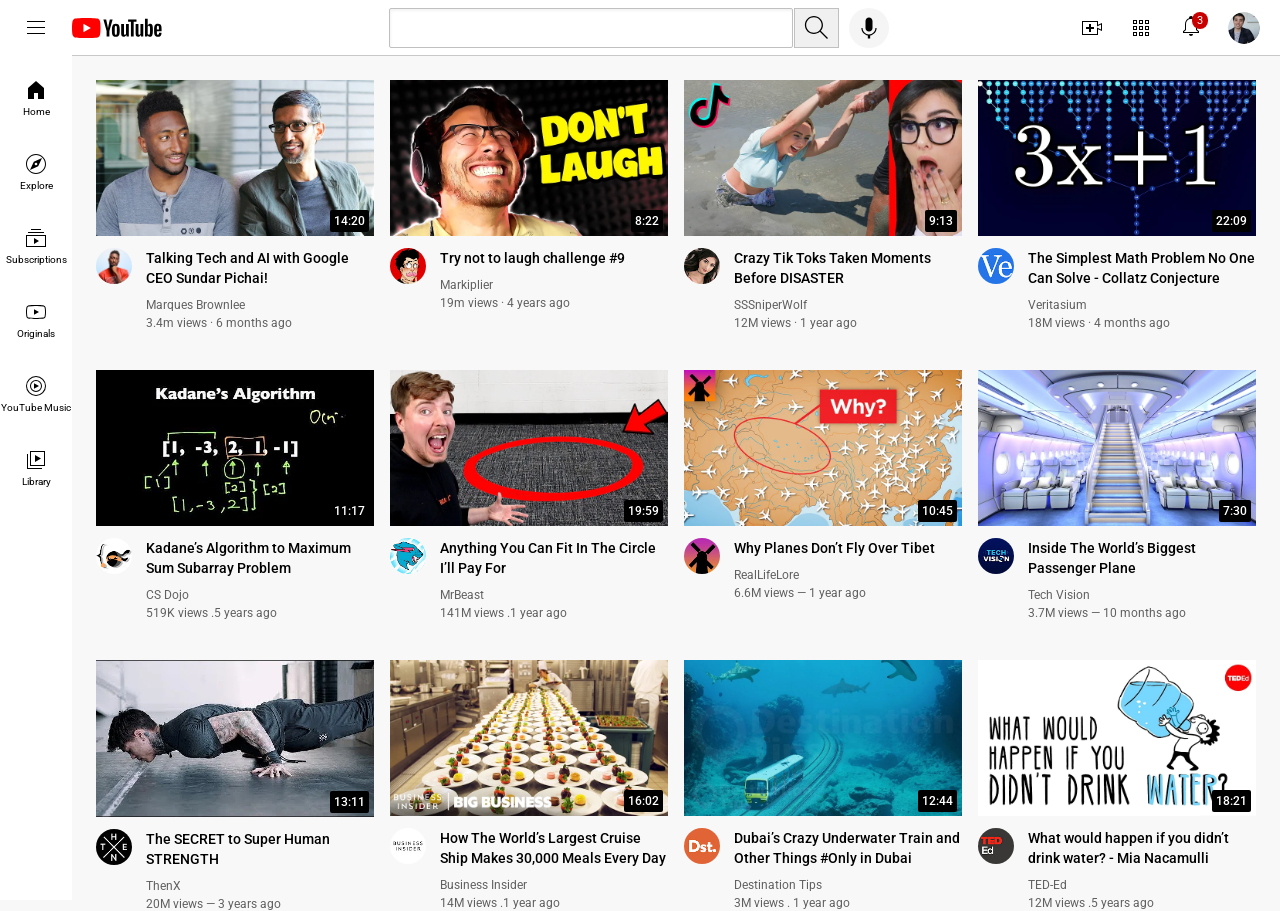
<file: index.html>
<!doctype html>
<html>
  <head>
    <meta name="viewport" content="width=device-width, initial-scale=1.0" />
    <title>YouTube.com clone</title>

    <link rel="preconnect" href="https://fonts.googleapis.com" />
    <link rel="preconnect" href="https://fonts.gstatic.com" crossorigin />
    <link
      href="https://fonts.googleapis.com/css2?family=Roboto:ital,wght@0,100..900;1,100..900&display=swap"
      rel="stylesheet"
    />

    <link rel="stylesheet" href="styles/general.css" />
    <link rel="stylesheet" href="styles/header.css" />

    <link rel="stylesheet" href="styles/video.css" />
    <link rel="stylesheet" href="styles/sidebar.css" />
  </head>
  <body>
    <header class="header">
      <div class="left-section">
        <img class="hamburger-menu" src="icons/hamburger-menu.svg" />
        <img class="youtube-logo" src="icons/youtube-logo.svg" />
      </div>
      <div class="middle-section">
        <input class="search-bar" type="text" placeolder="search" />
        <button class="search-botton">
          <img class="search-icon" src="icons/search.svg" />
          <div class="tooltip">Search</div>
        </button>

        <button class="voice-search-button">
          <img src="icons/voice-search-icon.svg" />
          <div class="tooltip">Search with your voice</div>
        </button>
      </div>
      <div class="right-section">
        <div class="upload-icon-container">
          <img class="upload-icon" src="icons/upload.svg" />
          <div class="tooltip">Create</div>
        </div>

        <div class="upload-icon-container">
          <img class="youtube-apps-icon" src="icons/youtube-apps.svg" />
          <div class="tooltip">YouTube apps</div>
        </div>
        <div class="notifications-icon-container">
          <img class="notifications-icon" src="icons/notifications.svg" />
          <div class="notifications-count">3</div>
        </div>
        <img
          class="current-user-picture"
          src="channel-pictures/my-channel.jpeg"
        />
      </div>
    </header>

    <nav class="sidebar">
      <div class="sidebar-link">
        <img src="icons/home.svg" />
        <div>Home</div>
      </div>
      <div class="sidebar-link">
        <img src="icons/explore.svg" />
        <div>Explore</div>
      </div>
      <div class="sidebar-link">
        <img src="icons/subscriptions.svg" />
        <div>Subscriptions</div>
      </div>
      <div class="sidebar-link">
        <img src="icons/originals.svg" />
        <div>Originals</div>
      </div>
      <div class="sidebar-link">
        <img src="icons/youtube-music.svg" />
        <div>YouTube Music</div>
      </div>
      <div class="sidebar-link">
        <img src="icons/library.svg" />
        <div>Library</div>
      </div>
    </nav>

    <main>
      <section class="video-grid">
        <div class="video-preview">
          <div class="thumbnail-row">
            <img class="thumbnail" src="thumbnails/thumbnail-1 (1).webp" />
            <div class="video-time">14:20</div>
          </div>
          <div class="video-info-grid">
            <div class="channel-picture">
              <img
                class="profile-picture"
                src="channel-pictures/channels4_profile.jpg"
              />
            </div>
            <div class="video-info">
              <p class="video-title">
                Talking Tech and AI with Google CEO Sundar Pichai!
              </p>
              <p class="video-author">Marques Brownlee</p>
              <p class="video-stats">3.4m views · 6 months ago</p>
            </div>
          </div>
        </div>

        <div class="video-preview">
          <div class="thumbnail-row">
            <img class="thumbnail" src="thumbnails/thumbnail-2.webp" />
            <div class="video-time">8:22</div>
          </div>
          <div class="video-info-grid">
            <div class="channel-picture">
              <img
                class="profile-picture"
                src="channel-pictures/channel-2.jpeg"
              />
            </div>
            <div class="video-info">
              <p class="video-title">Try not to laugh challenge #9</p>
              <p class="video-author">Markiplier</p>
              <p class="video-stats">19m views · 4 years ago</p>
            </div>
          </div>
        </div>

        <div class="video-preview">
          <div class="thumbnail-row">
            <img class="thumbnail" src="thumbnails/thumbnail-3.webp" />
            <div class="video-time">9:13</div>
          </div>
          <div class="video-info-grid">
            <div class="channel-picture">
              <img
                class="profile-picture"
                src="channel-pictures/channel-3.jpeg"
              />
            </div>
            <div class="video-info">
              <p class="video-title">
                Crazy Tik Toks Taken Moments Before DISASTER
              </p>
              <p class="video-author">SSSniperWolf</p>
              <p class="video-stats">12M views · 1 year ago</p>
            </div>
          </div>
        </div>

        <div class="video-preview">
          <div class="thumbnail-row">
            <img class="thumbnail" src="thumbnails/thumbnail-4.webp" />
            <div class="video-time">22:09</div>
          </div>
          <div class="video-info-grid">
            <div class="channel-picture">
              <img
                class="profile-picture"
                src="channel-pictures/channel-4.jpeg"
              />
            </div>
            <div class="video-info">
              <p class="video-title">
                The Simplest Math Problem No One Can Solve - Collatz Conjecture
              </p>
              <p class="video-author">Veritasium</p>
              <p class="video-stats">18M views · 4 months ago</p>
            </div>
          </div>
        </div>

        <div class="video-preview">
          <div class="thumbnail-row">
            <img class="thumbnail" src="thumbnails/thumbnail-5.webp" />
            <div class="video-time">11:17</div>
          </div>
          <div class="video-info-grid">
            <div class="channel-picture">
              <img
                class="profile-picture"
                src="channel-pictures/channel-5.jpeg"
              />
            </div>
            <div class="video-info">
              <p class="video-title">
                Kadane’s Algorithm to Maximum Sum Subarray Problem
              </p>
              <p class="video-author">CS Dojo</p>
              <p class="video-stats">519K views .5 years ago</p>
            </div>
          </div>
        </div>

        <div class="video-preview">
          <div class="thumbnail-row">
            <img class="thumbnail" src="thumbnails/thumbnail-6.webp" />
            <div class="video-time">19:59</div>
          </div>
          <div class="video-info-grid">
            <div class="channel-picture">
              <img
                class="profile-picture"
                src="channel-pictures/channel-6.jpeg"
              />
            </div>
            <div class="video-info">
              <p class="video-title">
                Anything You Can Fit In The Circle I’ll Pay For
              </p>
              <p class="video-author">MrBeast</p>
              <p class="video-stats">141M views .1 year ago</p>
            </div>
          </div>
        </div>

        <div class="video-preview">
          <div class="thumbnail-row">
            <img class="thumbnail" src="thumbnails/thumbnail-7.webp" />
            <div class="video-time">10:45</div>
          </div>
          <div class="video-info-grid">
            <div class="channel-picture">
              <img
                class="profile-picture"
                src="channel-pictures/channel-7.jpeg"
              />
            </div>
            <div class="video-info">
              <p class="video-title">Why Planes Don’t Fly Over Tibet</p>
              <p class="video-author">RealLifeLore</p>
              <p class="video-stats">6.6M views — 1 year ago</p>
            </div>
          </div>
        </div>

        <div class="video-preview">
          <div class="thumbnail-row">
            <img class="thumbnail" src="thumbnails/thumbnail-8.webp" />
            <div class="video-time">7:30</div>
          </div>
          <div class="video-info-grid">
            <div class="channel-picture">
              <img
                class="profile-picture"
                src="channel-pictures/channel-8.jpeg"
              />
            </div>
            <div class="video-info">
              <p class="video-title">
                Inside The World’s Biggest Passenger Plane
              </p>
              <p class="video-author">Tech Vision</p>
              <p class="video-stats">3.7M views — 10 months ago</p>
            </div>
          </div>
        </div>

        <div class="video-preview">
          <div class="thumbnail-row">
            <img class="thumbnail" src="thumbnails/thumbnail-9.webp" />
            <div class="video-time">13:11</div>
          </div>
          <div class="video-info-grid">
            <div class="channel-picture">
              <img
                class="profile-picture"
                src="channel-pictures/channel-9.jpeg"
              />
            </div>
            <div class="video-info">
              <p class="video-title">The SECRET to Super Human STRENGTH</p>
              <p class="video-author">ThenX</p>
              <p class="video-stats">20M views — 3 years ago</p>
            </div>
          </div>
        </div>

        <div class="video-preview">
          <div class="thumbnail-row">
            <img class="thumbnail" src="thumbnails/thumbnail-10.webp" />
            <div class="video-time">16:02</div>
          </div>
          <div class="video-info-grid">
            <div class="channel-picture">
              <img
                class="profile-picture"
                src="channel-pictures/channel-10.jpeg"
              />
            </div>
            <div class="video-info">
              <p class="video-title">
                How The World’s Largest Cruise Ship Makes 30,000 Meals Every Day
              </p>
              <p class="video-author">Business Insider</p>
              <p class="video-stats">14M views .1 year ago</p>
            </div>
          </div>
        </div>

        <div class="video-preview">
          <div class="thumbnail-row">
            <img class="thumbnail" src="thumbnails/thumbnail-11.webp" />
            <div class="video-time">12:44</div>
          </div>
          <div class="video-info-grid">
            <div class="channel-picture">
              <img
                class="profile-picture"
                src="channel-pictures/channel-11.jpeg"
              />
            </div>
            <div class="video-info">
              <p class="video-title">
                Dubai’s Crazy Underwater Train and Other Things #Only in Dubai
              </p>
              <p class="video-author">Destination Tips</p>
              <p class="video-stats">3M views . 1 year ago</p>
            </div>
          </div>
        </div>

        <div class="video-preview">
          <div class="thumbnail-row">
            <img class="thumbnail" src="thumbnails/thumbnail-12.webp" />
            <div class="video-time">18:21</div>
          </div>
          <div class="video-info-grid">
            <div class="channel-picture">
              <img
                class="profile-picture"
                src="channel-pictures/channel-12.jpeg"
              />
            </div>
            <div class="video-info">
              <p class="video-title">
                What would happen if you didn’t drink water? - Mia Nacamulli
              </p>
              <p class="video-author">TED-Ed</p>
              <p class="video-stats">12M views .5 years ago</p>
            </div>
          </div>
        </div>
      </section>
    </main>
  </body>
</html>
</file>
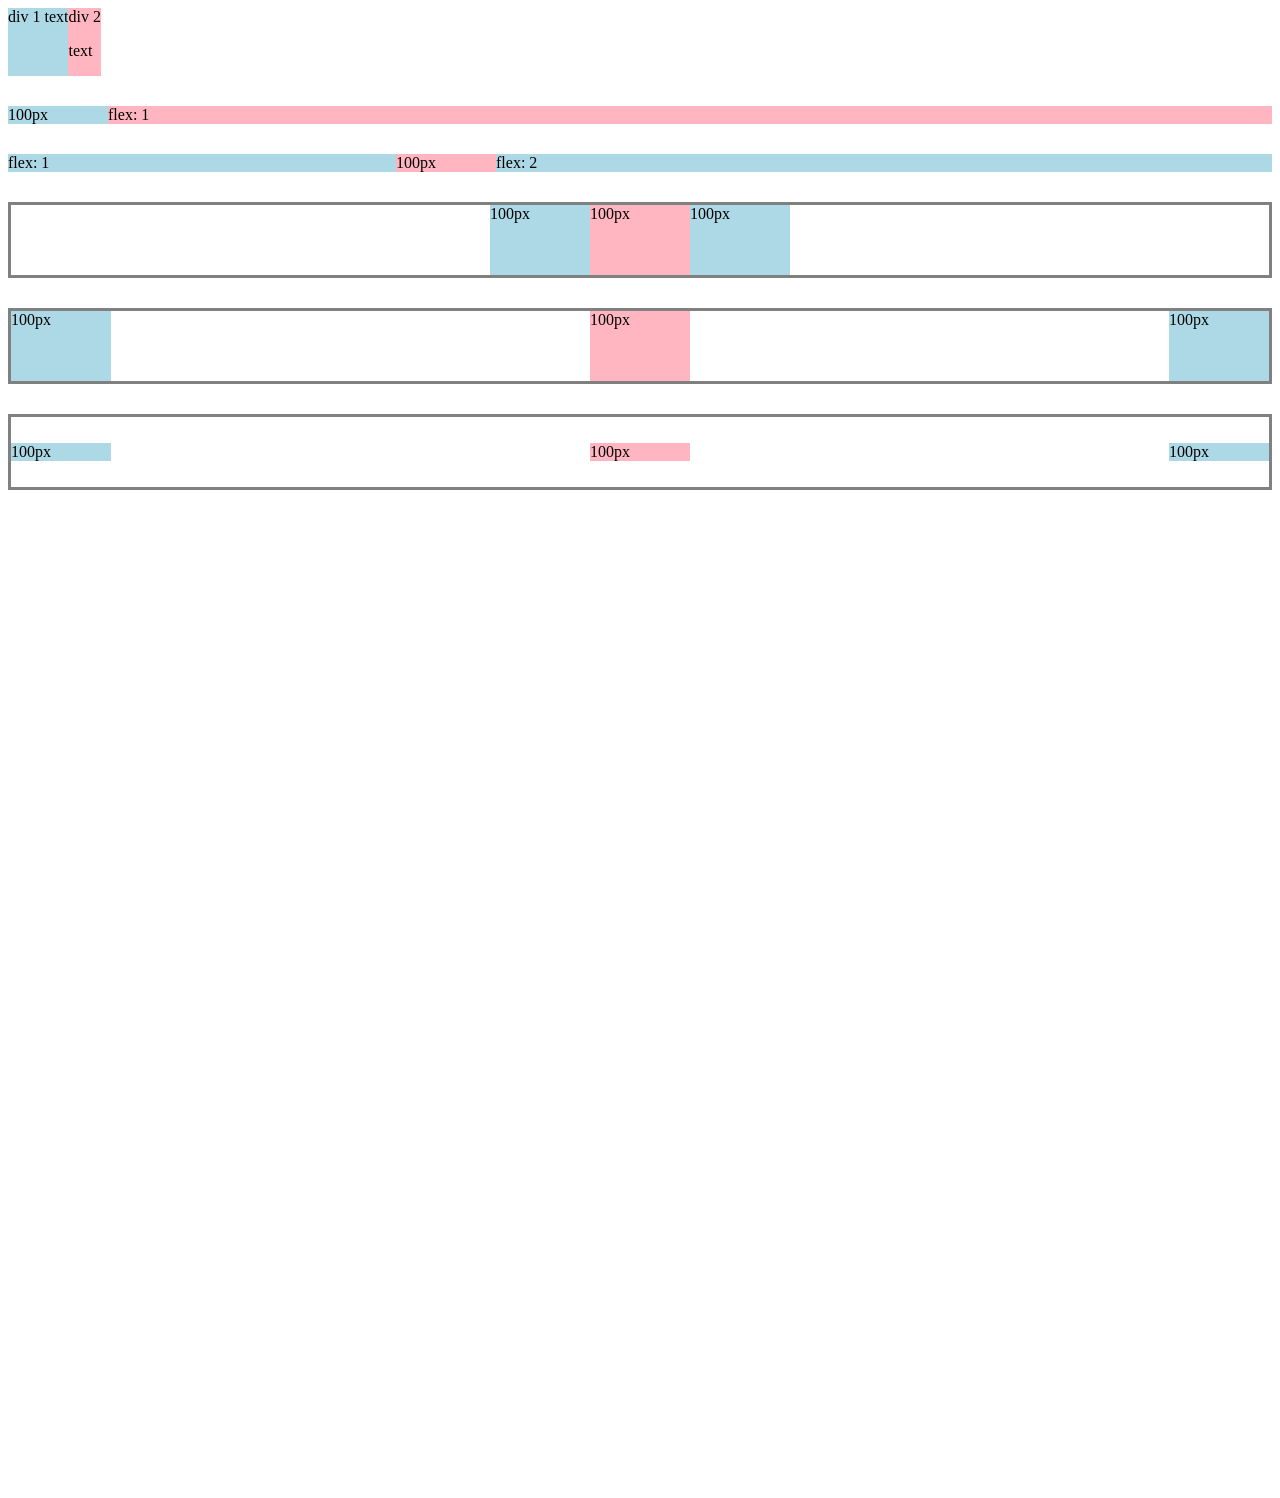
<file: flexbox.html>
<!doctype html>
<html>
  <head>
    <title>Flexbox Practice</title>
  </head>
  <body style="padding-bottom: 1000px">
    <div style="display: flex; flex-direction: row">
      <div style="background-color: lightblue">div 1 text</div>
      <div style="background-color: lightpink">
        div 2
        <p>text</p>
      </div>
    </div>

    <div style="margin-top: 30px; display: flex; flex-direction: row">
      <div style="background-color: lightblue; width: 100px">100px</div>
      <div style="background-color: lightpink; flex: 1">flex: 1</div>
    </div>

    <div style="margin-top: 30px; display: flex; flex-direction: row">
      <div style="background-color: lightblue; flex: 1">flex: 1</div>
      <div style="background-color: lightpink; width: 100px">100px</div>
      <div style="background-color: lightblue; flex: 2">flex: 2</div>
    </div>

    <div
      style="
        margin-top: 30px;
        height: 70px;
        border-width: 1;
        border-style: solid;
        border-color: gray;

        display: flex;
        flex-direction: row;
        justify-content: center;
      "
    >
      <div style="background-color: lightblue; width: 100px">100px</div>
      <div style="background-color: lightpink; width: 100px">100px</div>
      <div style="background-color: lightblue; width: 100px">100px</div>
    </div>

    <div
      style="
        margin-top: 30px;
        height: 70px;
        border-width: 1;
        border-style: solid;
        border-color: gray;

        display: flex;
        flex-direction: row;
        justify-content: space-between;
      "
    >
      <div style="background-color: lightblue; width: 100px">100px</div>
      <div style="background-color: lightpink; width: 100px">100px</div>
      <div style="background-color: lightblue; width: 100px">100px</div>
    </div>

    <div
      style="
        margin-top: 30px;
        height: 70px;
        border-width: 1;
        border-style: solid;
        border-color: gray;

        display: flex;
        flex-direction: row;
        justify-content: space-between;
        align-items: center;
      "
    >
      <div style="background-color: lightblue; width: 100px">100px</div>
      <div style="background-color: lightpink; width: 100px">100px</div>
      <div style="background-color: lightblue; width: 100px">100px</div>
    </div>
  </body>
</html>
</file>
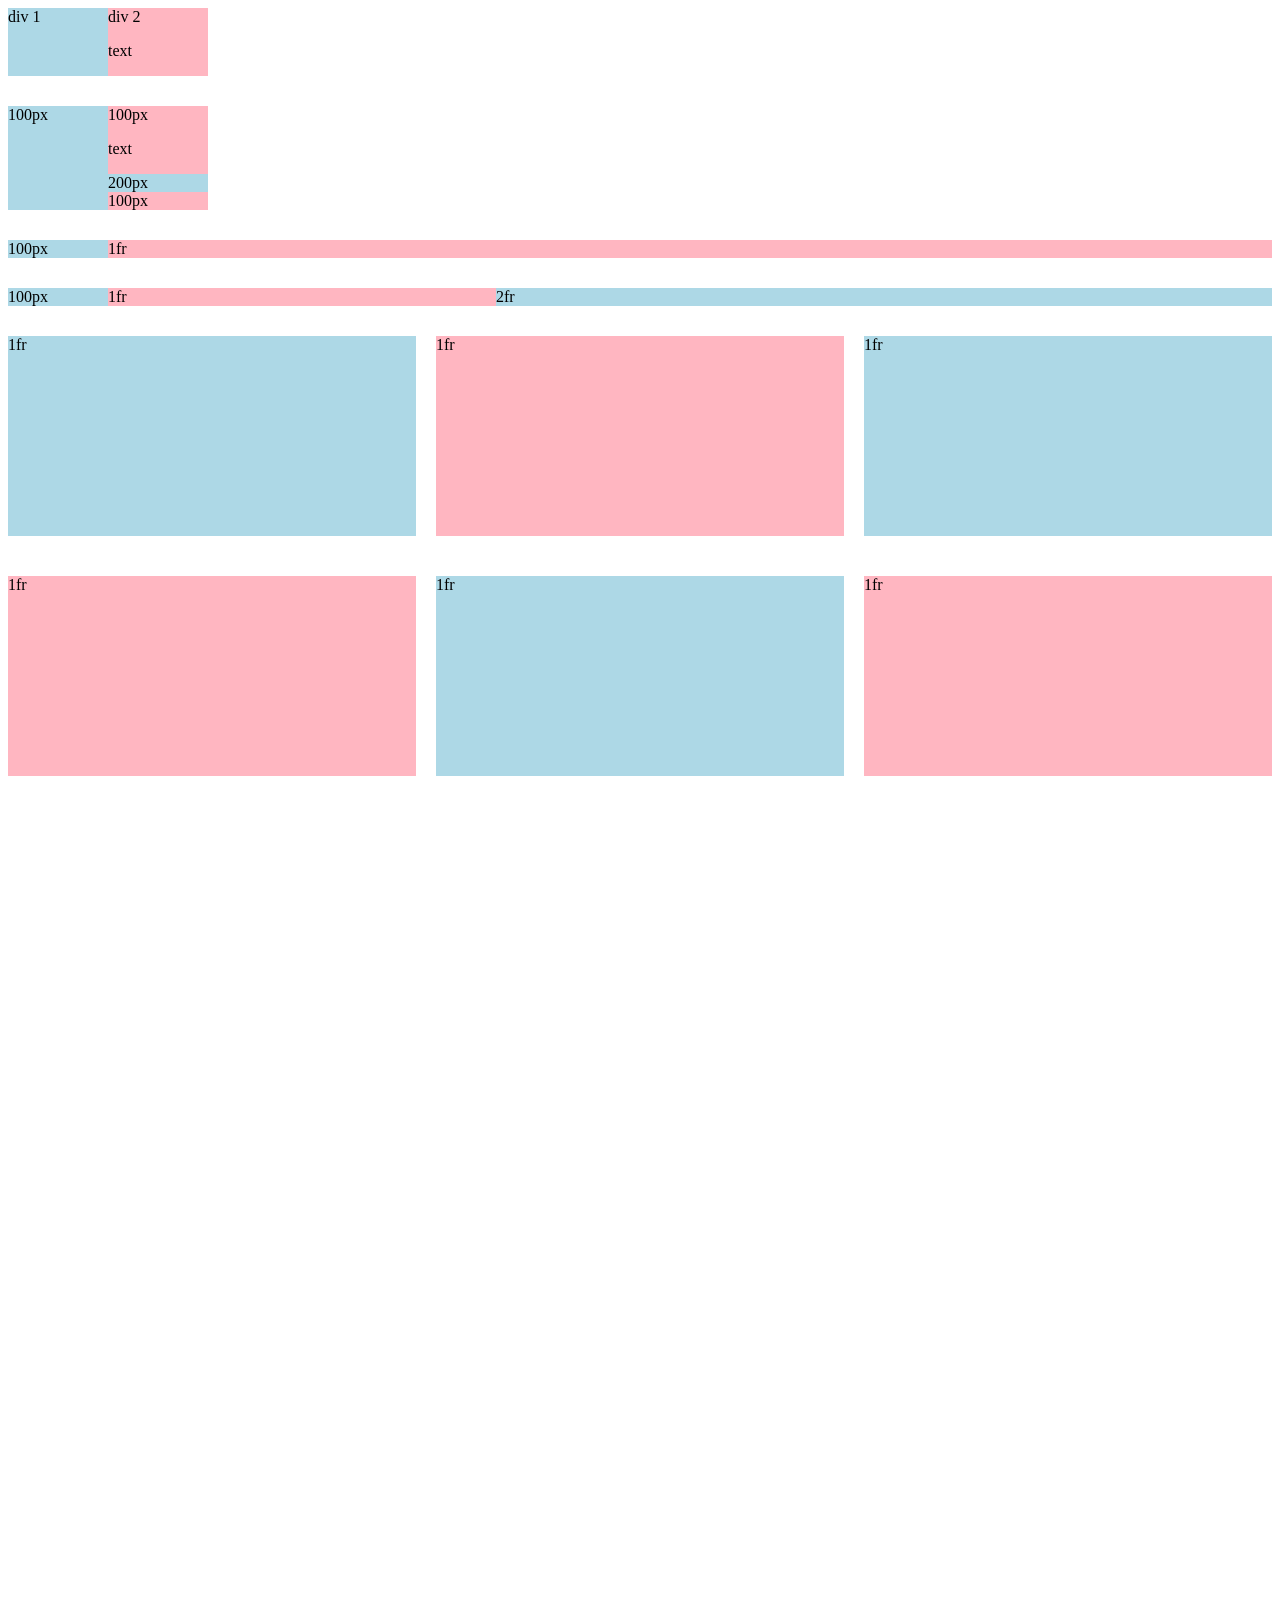
<file: grid.html>
<!doctype html>
<html>
  <head>
    <title>Grid Practice</title>
  </head>
  <body style="padding-bottom: 1000px">
    <div style="display: grid; grid-template-columns: 100px 100px">
      <div style="background-color: lightblue">div 1</div>
      <div style="background-color: lightpink">
        div 2
        <p>text</p>
      </div>
    </div>

    <div
      style="
        margin-top: 30px;
        display: grid;
        grid-template-columns: 100px 100px 200px;
      "
    >
      <div style="background-color: lightblue">100px</div>
      <div style="background-color: lightpink">
        100px
        <p>text</p>
        <div style="background-color: lightblue">200px</div>
        <div style="background-color: lightpink">100px</div>
      </div>
    </div>

    <div
      style="margin-top: 30px; display: grid; grid-template-columns: 100px 1fr"
    >
      <div style="background-color: lightblue">100px</div>
      <div style="background-color: lightpink">1fr</div>
    </div>

    <div
      style="
        margin-top: 30px;
        display: grid;
        grid-template-columns: 100px 1fr 2fr;
      "
    >
      <div style="background-color: lightblue">100px</div>
      <div style="background-color: lightpink">1fr</div>
      <div style="background-color: lightblue">2fr</div>
    </div>

    <div
      style="
        margin-top: 30px;
        display: grid;
        grid-template-columns: 1fr 1fr 1fr;
        column-gap: 20px;
        row-gap: 40px;
      "
    >
      <div style="background-color: lightblue; height: 200px">1fr</div>
      <div style="background-color: lightpink; height: 200px">1fr</div>
      <div style="background-color: lightblue; height: 200px">1fr</div>
      <div style="background-color: lightpink; height: 200px">1fr</div>
      <div style="background-color: lightblue; height: 200px">1fr</div>
      <div style="background-color: lightpink; height: 200px">1fr</div>
    </div>
  </body>
</html>
</file>
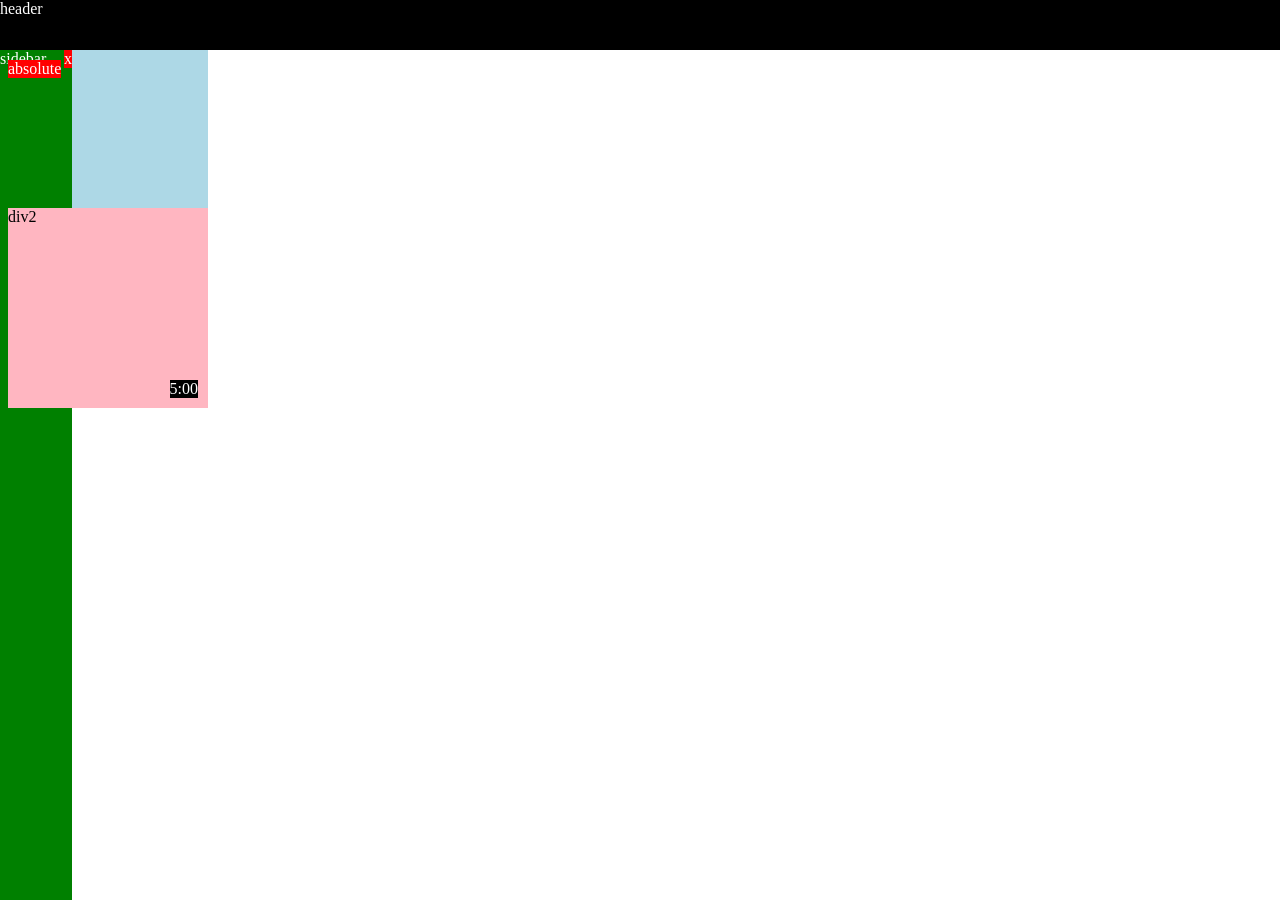
<file: postion.html>
<!doctype html>
<html>
  <head>
    <title>postion Practice</title>
  </head>
  <body
    style="
        height: 3000px
        padding-top: 60px;
        padding-left 80px;
        "
  >
    <div
      style="
        background-color: black;
        color: white;
        position: fixed;
        top: 0px;
        left: 0px;
        right: 0;
        height: 50px;
        z-index: 1;
      "
    >
      header
    </div>

    <div
      style="
        background-color: green;
        color: white;
        position: fixed;
        left: 0px;
        top: 50px;
        bottom: 0px;
        width: 72px;
      "
    >
      sidebar

      <div
        style="
          position: absolute;
          background-color: red;
          color: white;
          right: 0;
          top: 0;
        "
      >
        x
      </div>
    </div>

    <div
      style="
        position: absolute;
        background-color: red;
        color: white;
        right: 10;
        top: 60px;
      "
    >
      absolute
    </div>

    <div
      style="
        background-color: lightblue;
        height: 200px;
        width: 200px;
        position: static;
      "
    >
      div1
    </div>
    <div
      style="
        background-color: lightpink;
        height: 200px;
        width: 200px;
        position: relative;
      "
    >
      div2

      <div
        style="
          position: absolute;
          background-color: black;
          color: white;
          bottom: 10px;
          right: 10px;
        "
      >
        5:00
      </div>
    </div>
  </body>
</html>
</file>
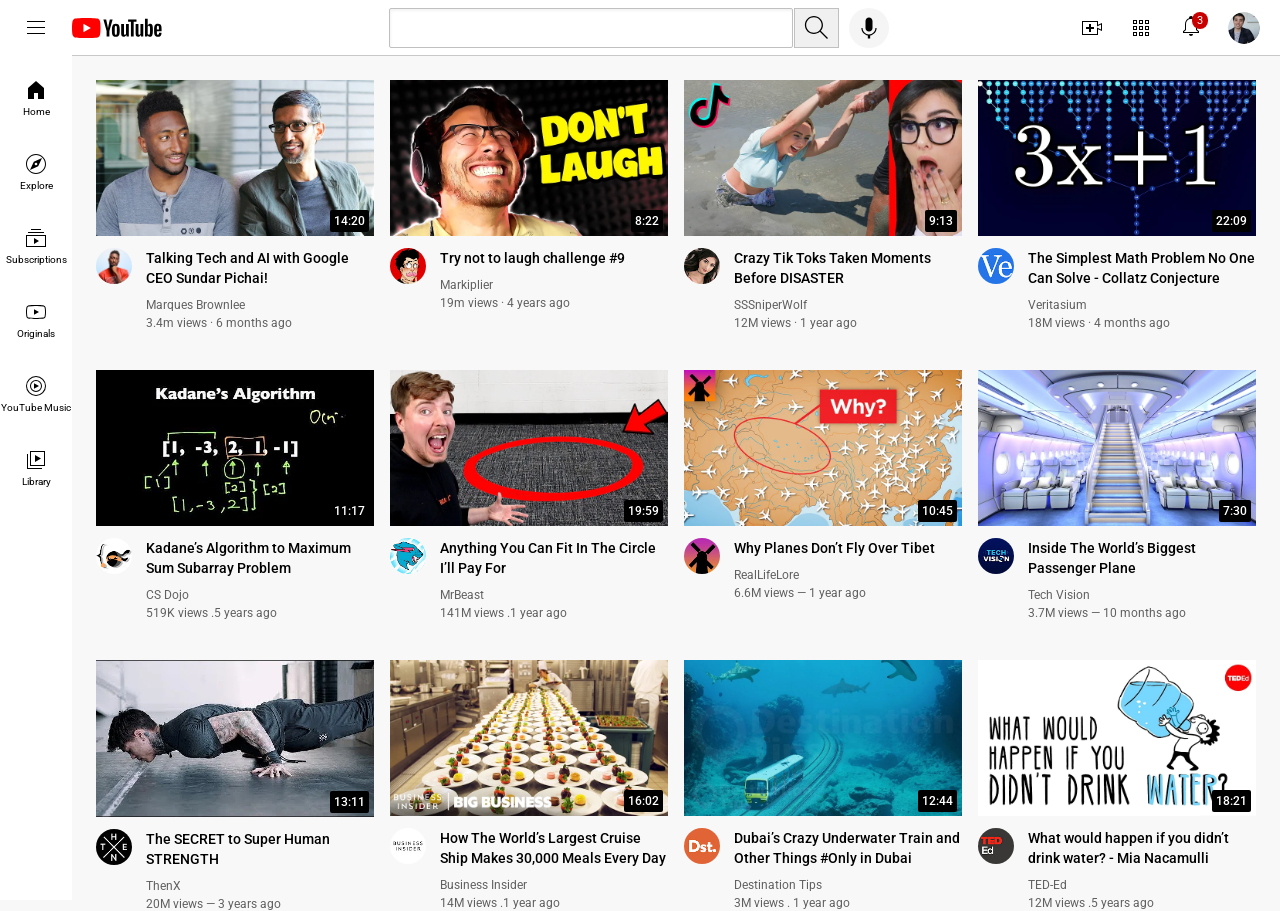
<file: youtube.html>
<!doctype html>
<html>
  <head>
    <title>YouTube.com clone</title>

    <link rel="preconnect" href="https://fonts.googleapis.com" />
    <link rel="preconnect" href="https://fonts.gstatic.com" crossorigin />
    <link
      href="https://fonts.googleapis.com/css2?family=Roboto:ital,wght@0,100..900;1,100..900&display=swap"
      rel="stylesheet"
    />

    <link rel="stylesheet" href="styles/general.css" />
    <link rel="stylesheet" href="styles/header.css" />

    <link rel="stylesheet" href="styles/video.css" />
    <link rel="stylesheet" href="styles/sidebar.css" />
  </head>
  <body>
    <header class="header">
      <div class="left-section">
        <img class="hamburger-menu" src="icons/hamburger-menu.svg" />
        <img class="youtube-logo" src="icons/youtube-logo.svg" />
      </div>
      <div class="middle-section">
        <input class="search-bar" type="text" placeolder="search" />
        <button class="search-botton">
          <img class="search-icon" src="icons/search.svg" />
          <div class="tooltip">Search</div>
        </button>

        <button class="voice-search-button">
          <img src="icons/voice-search-icon.svg" />
          <div class="tooltip">Search with your voice</div>
        </button>
      </div>
      <div class="right-section">
        <div class="upload-icon-container">
          <img class="upload-icon" src="icons/upload.svg" />
          <div class="tooltip">Create</div>
        </div>

        <div class="upload-icon-container">
          <img class="youtube-apps-icon" src="icons/youtube-apps.svg" />
          <div class="tooltip">YouTube apps</div>
        </div>
        <div class="notifications-icon-container">
          <img class="notifications-icon" src="icons/notifications.svg" />
          <div class="notifications-count">3</div>
        </div>
        <img
          class="current-user-picture"
          src="channel-pictures/my-channel.jpeg"
        />
      </div>
    </header>

    <nav class="sidebar">
      <div class="sidebar-link">
        <img src="icons/home.svg" />
        <div>Home</div>
      </div>
      <div class="sidebar-link">
        <img src="icons/explore.svg" />
        <div>Explore</div>
      </div>
      <div class="sidebar-link">
        <img src="icons/subscriptions.svg" />
        <div>Subscriptions</div>
      </div>
      <div class="sidebar-link">
        <img src="icons/originals.svg" />
        <div>Originals</div>
      </div>
      <div class="sidebar-link">
        <img src="icons/youtube-music.svg" />
        <div>YouTube Music</div>
      </div>
      <div class="sidebar-link">
        <img src="icons/library.svg" />
        <div>Library</div>
      </div>
    </nav>

    <main>
      <section class="video-grid">
        <div class="video-preview">
          <div class="thumbnail-row">
            <img class="thumbnail" src="thumbnails/thumbnail-1 (1).webp" />
            <div class="video-time">14:20</div>
          </div>
          <div class="video-info-grid">
            <div class="channel-picture">
              <img
                class="profile-picture"
                src="channel-pictures/channels4_profile.jpg"
              />
            </div>
            <div class="video-info">
              <p class="video-title">
                Talking Tech and AI with Google CEO Sundar Pichai!
              </p>
              <p class="video-author">Marques Brownlee</p>
              <p class="video-stats">3.4m views · 6 months ago</p>
            </div>
          </div>
        </div>

        <div class="video-preview">
          <div class="thumbnail-row">
            <img class="thumbnail" src="thumbnails/thumbnail-2.webp" />
            <div class="video-time">8:22</div>
          </div>
          <div class="video-info-grid">
            <div class="channel-picture">
              <img
                class="profile-picture"
                src="channel-pictures/channel-2.jpeg"
              />
            </div>
            <div class="video-info">
              <p class="video-title">Try not to laugh challenge #9</p>
              <p class="video-author">Markiplier</p>
              <p class="video-stats">19m views · 4 years ago</p>
            </div>
          </div>
        </div>

        <div class="video-preview">
          <div class="thumbnail-row">
            <img class="thumbnail" src="thumbnails/thumbnail-3.webp" />
            <div class="video-time">9:13</div>
          </div>
          <div class="video-info-grid">
            <div class="channel-picture">
              <img
                class="profile-picture"
                src="channel-pictures/channel-3.jpeg"
              />
            </div>
            <div class="video-info">
              <p class="video-title">
                Crazy Tik Toks Taken Moments Before DISASTER
              </p>
              <p class="video-author">SSSniperWolf</p>
              <p class="video-stats">12M views · 1 year ago</p>
            </div>
          </div>
        </div>

        <div class="video-preview">
          <div class="thumbnail-row">
            <img class="thumbnail" src="thumbnails/thumbnail-4.webp" />
            <div class="video-time">22:09</div>
          </div>
          <div class="video-info-grid">
            <div class="channel-picture">
              <img
                class="profile-picture"
                src="channel-pictures/channel-4.jpeg"
              />
            </div>
            <div class="video-info">
              <p class="video-title">
                The Simplest Math Problem No One Can Solve - Collatz Conjecture
              </p>
              <p class="video-author">Veritasium</p>
              <p class="video-stats">18M views · 4 months ago</p>
            </div>
          </div>
        </div>

        <div class="video-preview">
          <div class="thumbnail-row">
            <img class="thumbnail" src="thumbnails/thumbnail-5.webp" />
            <div class="video-time">11:17</div>
          </div>
          <div class="video-info-grid">
            <div class="channel-picture">
              <img
                class="profile-picture"
                src="channel-pictures/channel-5.jpeg"
              />
            </div>
            <div class="video-info">
              <p class="video-title">
                Kadane’s Algorithm to Maximum Sum Subarray Problem
              </p>
              <p class="video-author">CS Dojo</p>
              <p class="video-stats">519K views .5 years ago</p>
            </div>
          </div>
        </div>

        <div class="video-preview">
          <div class="thumbnail-row">
            <img class="thumbnail" src="thumbnails/thumbnail-6.webp" />
            <div class="video-time">19:59</div>
          </div>
          <div class="video-info-grid">
            <div class="channel-picture">
              <img
                class="profile-picture"
                src="channel-pictures/channel-6.jpeg"
              />
            </div>
            <div class="video-info">
              <p class="video-title">
                Anything You Can Fit In The Circle I’ll Pay For
              </p>
              <p class="video-author">MrBeast</p>
              <p class="video-stats">141M views .1 year ago</p>
            </div>
          </div>
        </div>

        <div class="video-preview">
          <div class="thumbnail-row">
            <img class="thumbnail" src="thumbnails/thumbnail-7.webp" />
            <div class="video-time">10:45</div>
          </div>
          <div class="video-info-grid">
            <div class="channel-picture">
              <img
                class="profile-picture"
                src="channel-pictures/channel-7.jpeg"
              />
            </div>
            <div class="video-info">
              <p class="video-title">Why Planes Don’t Fly Over Tibet</p>
              <p class="video-author">RealLifeLore</p>
              <p class="video-stats">6.6M views — 1 year ago</p>
            </div>
          </div>
        </div>

        <div class="video-preview">
          <div class="thumbnail-row">
            <img class="thumbnail" src="thumbnails/thumbnail-8.webp" />
            <div class="video-time">7:30</div>
          </div>
          <div class="video-info-grid">
            <div class="channel-picture">
              <img
                class="profile-picture"
                src="channel-pictures/channel-8.jpeg"
              />
            </div>
            <div class="video-info">
              <p class="video-title">
                Inside The World’s Biggest Passenger Plane
              </p>
              <p class="video-author">Tech Vision</p>
              <p class="video-stats">3.7M views — 10 months ago</p>
            </div>
          </div>
        </div>

        <div class="video-preview">
          <div class="thumbnail-row">
            <img class="thumbnail" src="thumbnails/thumbnail-9.webp" />
            <div class="video-time">13:11</div>
          </div>
          <div class="video-info-grid">
            <div class="channel-picture">
              <img
                class="profile-picture"
                src="channel-pictures/channel-9.jpeg"
              />
            </div>
            <div class="video-info">
              <p class="video-title">The SECRET to Super Human STRENGTH</p>
              <p class="video-author">ThenX</p>
              <p class="video-stats">20M views — 3 years ago</p>
            </div>
          </div>
        </div>

        <div class="video-preview">
          <div class="thumbnail-row">
            <img class="thumbnail" src="thumbnails/thumbnail-10.webp" />
            <div class="video-time">16:02</div>
          </div>
          <div class="video-info-grid">
            <div class="channel-picture">
              <img
                class="profile-picture"
                src="channel-pictures/channel-10.jpeg"
              />
            </div>
            <div class="video-info">
              <p class="video-title">
                How The World’s Largest Cruise Ship Makes 30,000 Meals Every Day
              </p>
              <p class="video-author">Business Insider</p>
              <p class="video-stats">14M views .1 year ago</p>
            </div>
          </div>
        </div>

        <div class="video-preview">
          <div class="thumbnail-row">
            <img class="thumbnail" src="thumbnails/thumbnail-11.webp" />
            <div class="video-time">12:44</div>
          </div>
          <div class="video-info-grid">
            <div class="channel-picture">
              <img
                class="profile-picture"
                src="channel-pictures/channel-11.jpeg"
              />
            </div>
            <div class="video-info">
              <p class="video-title">
                Dubai’s Crazy Underwater Train and Other Things #Only in Dubai
              </p>
              <p class="video-author">Destination Tips</p>
              <p class="video-stats">3M views . 1 year ago</p>
            </div>
          </div>
        </div>

        <div class="video-preview">
          <div class="thumbnail-row">
            <img class="thumbnail" src="thumbnails/thumbnail-12.webp" />
            <div class="video-time">18:21</div>
          </div>
          <div class="video-info-grid">
            <div class="channel-picture">
              <img
                class="profile-picture"
                src="channel-pictures/channel-12.jpeg"
              />
            </div>
            <div class="video-info">
              <p class="video-title">
                What would happen if you didn’t drink water? - Mia Nacamulli
              </p>
              <p class="video-author">TED-Ed</p>
              <p class="video-stats">12M views .5 years ago</p>
            </div>
          </div>
        </div>
      </section>
    </main>
  </body>
</html>
</file>
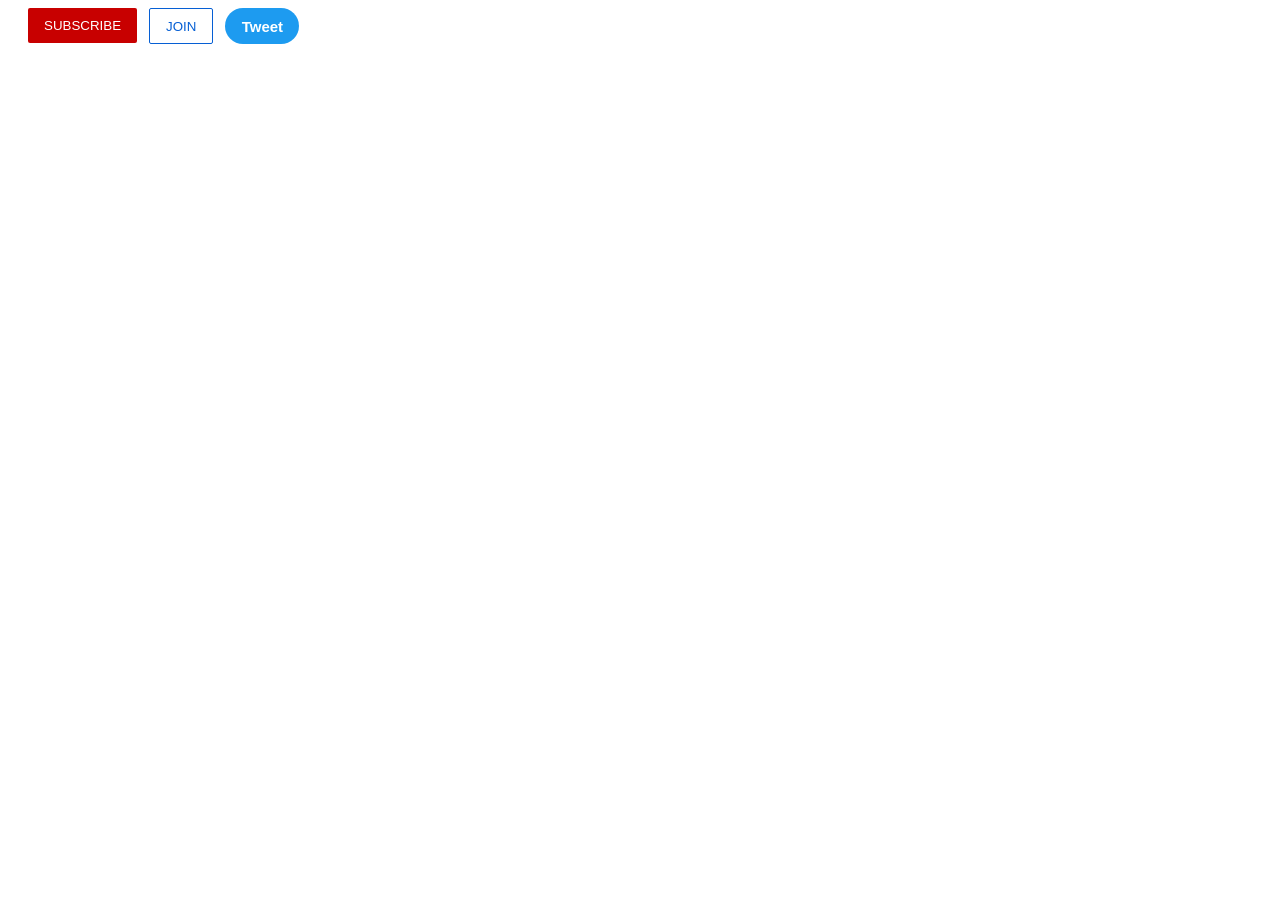
<file: intro-to-html/bottons.html>
<!DOCTYPE html>
<html>
<head>
    <title>Botton Practice</title>
    <link rel="stylesheet" href="bottons.css">
</head>
<body>
    <button class="subscribe-button">
        SUBSCRIBE</button>

<button class="join-button">
  JOIN </button>

  <button class="tweet-button">
    Tweet</button>
</button>
</body>
</html>
</file>
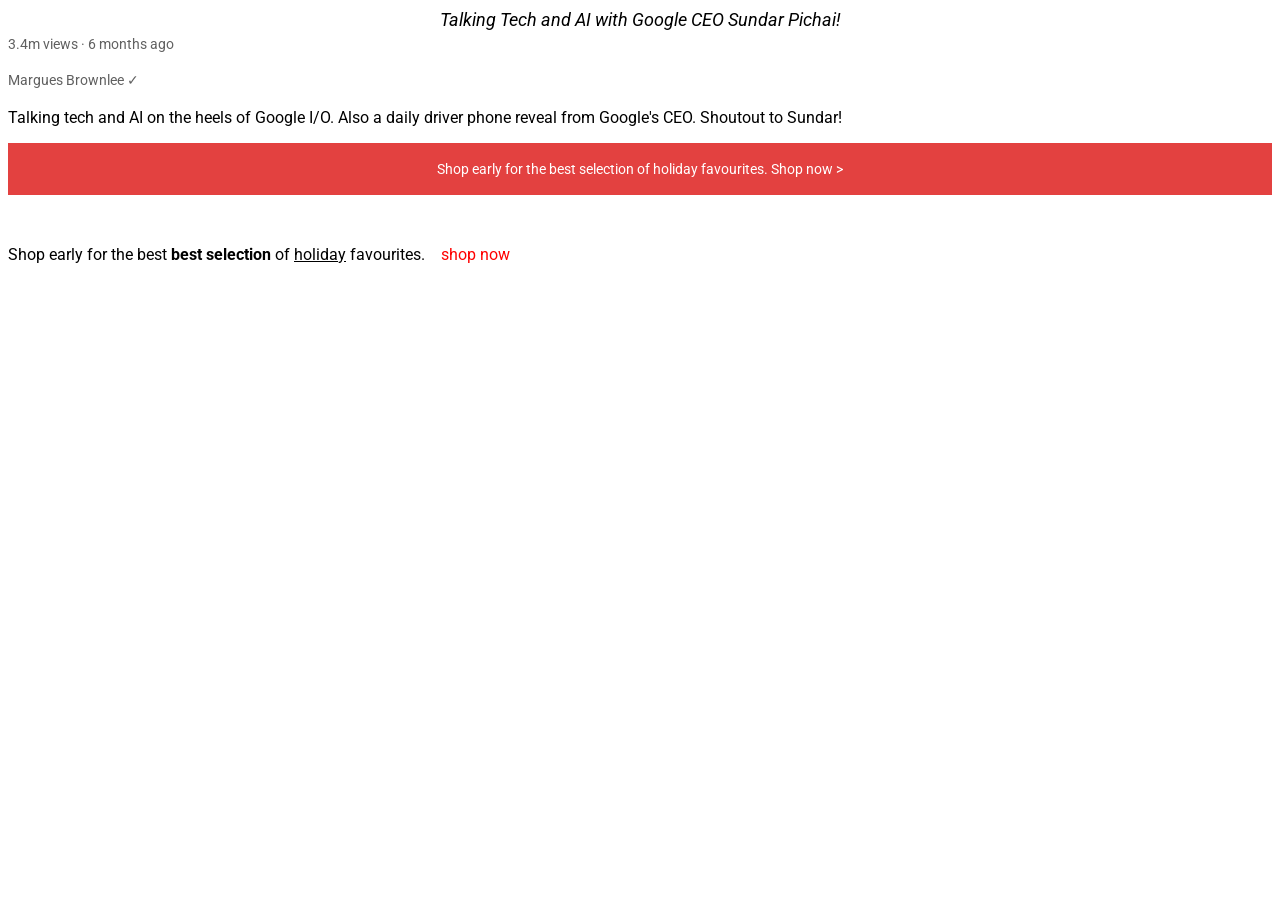
<file: intro-to-html/text.html>
<!doctype html>
<html>
  <head>
    <title>Text Practice</title>

    <link rel="preconnect" href="https://fonts.googleapis.com" />
    <link rel="preconnect" href="https://fonts.gstatic.com" crossorigin />
    <link
      href="https://fonts.googleapis.com/css2?family=Roboto:ital,wght@0,100..900;1,100..900&display=swap"
      rel="stylesheet"
    />

    <link rel="stylesheet" href="Text.css" />
  </head>
  <body>
    <p class="video-title">
      Talking Tech and AI with Google CEO Sundar Pichai!
    </p>

    <p class="video-stats">3.4m views &#183; 6 months ago</p>

    <p class="video-author">Margues Brownlee &#10003;</p>

    <p class="video-description">
      Talking tech and AI on the heels of Google I/O. Also a daily driver phone
      reveal from Google's CEO. Shoutout to Sundar!
    </p>
    <p class="apple-texe">
      Shop early for the best selection of holiday favourites.
      <span class="shop-link">Shop now &#62; </span>
    </p>

    <p>
      Shop early for the best <strong class="">best selection</strong> of
      <u>holiday</u> favourites. <span class="span-example">shop now</span>
    </p>
  </body>
</html>
</file>
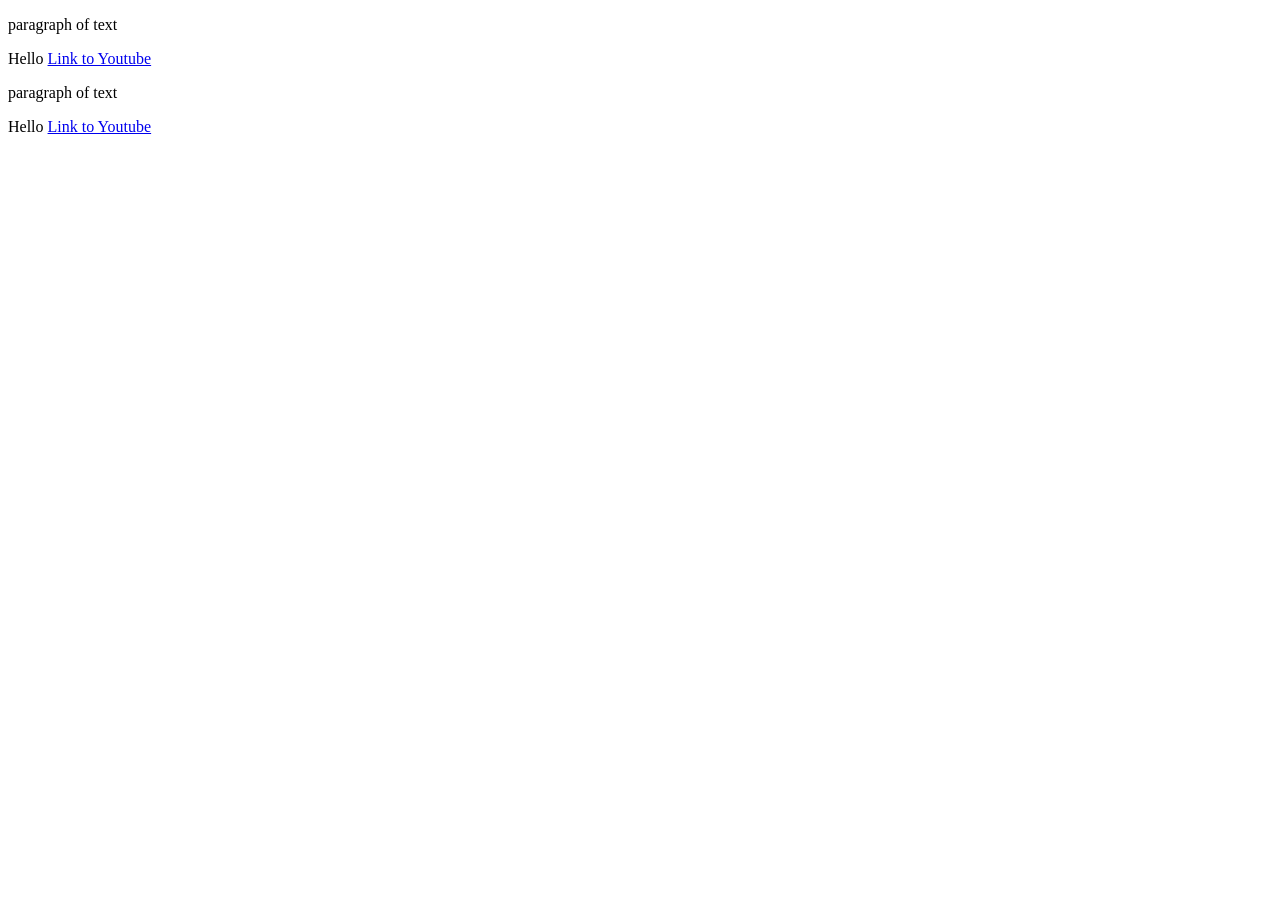
<file: intro-to-html/website.html>
<!doctype html>
<html>
  <head>
    <title>First website</title>
  </head>
  <body>
    <p>paragraph of text</p>

    <botton> Hello </botton>
    <a href="https://www.youtube.com" target="_blank"> Link to Youtube </a>
  </body>
</html>

<p>paragraph of text</p>

<botton> Hello </botton>
<a href="https://www.youtube.com" target="_blank"> Link to Youtube </a>
</file>
<file: styles/general.css>
p {
  margin-top: 0;
  margin-bottom: 0;
}

body {
  font-family: Roboto, Arial;
  margin: 0;
  padding-top: 80px;
  padding-left: 96px;
  padding-right: 24px;
  background-color: rgb(248, 248, 248);
}
</file>
<file: styles/header.css>
.header {
  height: 55px;
  display: flex;
  flex-direction: row;
  justify-content: space-between;

  position: fixed;
  top: 0;
  left: 0;
  right: 0;
  z-index: 100;
  background-color: white;
  border-bottom-width: 1px;
  border-bottom-style: solid;
  border-bottom-color: rgb(200, 200, 200);
}

.left-section {
  display: flex;
  align-items: center;
}

.hamburger-menu {
  height: 24px;
  margin-left: 24px;
  margin-right: 24px;
}

.youtube-logo {
  height: 20px;
}

.middle-section {
  flex: 1;
  margin-left: 70px;
  margin-right: 35px;
  max-width: 500px;
  display: flex;
  align-items: center;
}

.search-bar {
  flex: 1;
  height: 36px;
  padding-left: 10px;
  font-size: 16px;
  border: 1px solid rgb(192, 192, 192);
  border-radius: 2px;
  box-shadow: inset 1px 2px 3px rgb(0, 0, 0, 0.05);
  width: 0;
}

.search-bar::placeholder {
  font-size: 16px;
}

.search-botton {
  height: 40px;
  width: 45px;
  background-color: rgba(240, 240, 240);
  border-width: 1px;
  border-style: solid;
  border-color: rgb(192, 192, 192);
  margin-left: 1px;
  margin-right: 10px;
}

.search-botton,
.voice-search-button,
.upload-icon-container {
  display: flex;
  justify-content: center;
  align-items: center;
  position: relative;
}

.search-botton .tooltip,
.voice-search-button .tooltip,
.upload-icon-container .tooltip {
  position: absolute;
  background-color: gray;
  color: white;
  padding-top: 4px;
  padding-bottom: 4px;
  padding-left: 8px;
  padding-right: 8px;
  border-radius: 2px;
  font-size: 12px;
  bottom: -30;
  opacity: 0;
  transition: opacity 0.15s;
  pointer-events: none;
  white-space: nowrap;
}

.search-botton:hover .tooltip,
.voice-search-button:hover .tooltip,
.upload-icon-container:hover .tooltip {
  opacity: 1;
}

.search-icons {
  height: 25px;
}

.voice-search-button {
  height: 40px;
  width: 40px;
  border-radius: 20px;
  border: none;
  background-color: rgb(245, 245, 245);
}

.voice-search-icon {
  height: 24px;
  background-color: rgb(245, 245, 245);
}

.right-section {
  margin-right: 20px;
  width: 180px;
  display: flex;
  align-items: center;
  justify-content: space-between;
  flex-shrink: 0;
}

.upload-icon {
  height: 24px;
}

.youtube-apps-icon {
  height: 24px;
}

.notifications-icon {
  height: 24px;
}

.notifications-icon-container {
  position: relative;
}

.notifications-count {
  position: absolute;
  top: -2px;
  right: -5px;
  background-color: rgba(200, 0, 0);
  color: white;
  font-family: Roboto, Arial;
  font-size: 11px;
  padding-left: 5px;
  padding-right: 5px;
  padding-bottom: 2px;
  padding-top: 2px;
  border-radius: 10px;
}

.current-user-picture {
  height: 32px;
  border-radius: 16px;
}
@media (max-width: 700px) {
  .search-bar {
    width: 100px;
  }

  .right-section {
    display: none;
  }
}
</file>
<file: styles/video.css>
.thumbnail {
  width: 100%;
}

.video-title {
  margin-top: 0;
  font-size: 14px;
  font-weight: 500;
  line-height: 20px;
  margin-bottom: 10px;
}

.video-info-grid {
  display: grid;
  grid-template-columns: 50px 1fr;
}

.profile-picture {
  width: 36px;
  border-radius: 50px;
}

.thumbnail-row {
  margin-bottom: 8px;
  position: relative;
}

.video-author,
.video-stats {
  font-size: 12px;
  color: rgb(96, 96, 96);
}

.video-author {
  margin-bottom: 4px;
}

.video-grid {
  display: grid;
  grid-template-columns: 1fr 1fr 1fr;
  column-gap: 16px;
  row-gap: 40px;
}

@media (max-width: 750px) {
  .video-grid {
    grid-template-columns: 1fr 1fr;
  }
}

@media (min-width: 751px) and (min-width: 999px) {
  .video-grid {
    grid-template-columns: 1fr 1fr 1fr;
  }
}

@media (min-width: 1000px) {
  .video-grid {
    grid-template-columns: 1fr 1fr 1fr 1fr;
  }
}

.video-time {
  font-family: Roboto, Arial;
  font-size: 12px;
  font-weight: 500;
  padding: 4px;
  border-radius: 2px;
  background-color: black;
  color: white;
  position: absolute;
  bottom: 8px;
  right: 5px;
}
@media (max-width: 1000px) {
  .video-grid {
    grid-template-columns: repeat(3, 1fr);
  }
}

@media (max-width: 700px) {
  .video-grid {
    grid-template-columns: repeat(2, 1fr);
  }
}

@media (max-width: 500px) {
  .video-grid {
    grid-template-columns: 1fr;
  }
}
</file>
<file: styles/sidebar.css>
.sidebar {
  position: fixed;
  left: 0;
  bottom: 0;
  top: 55px;
  background-color: white;
  width: 72px;
  z-index: 200;
  padding-top: 5px;
}

.sidebar-link {
  height: 74px;
  display: flex;
  justify-content: center;
  align-items: center;
  flex-direction: column;
  cursor: pointer;
  width: 100%;
}

.sidebar-link * {
  cursor: pointer;
}

.sidebar-link:hover {
  background-color: rgb(235, 235);
}

.sidebar-link img {
  height: 24px;
  margin-bottom: 4px;
}

.sidebar-link div {
  font-size: 10px;
}
@media (max-width: 700px) {
  .sidebar {
    display: none;
  }
}
</file>
<file: intro-to-html/bottons.css>
.subscribe-button {
  background-color: rgba(200, 0, 0);
  color: white;
  border: none;
  border-radius: 2px;
  margin-right: 8px;
  margin-left: 20px;
  padding-top: 10px;
  padding-bottom: 10px;
  padding-left: 16px;
  padding-right: 16px;
  vertical-align: top;

  transition: opacity 0.15s;
  cursor: pointer;
}

.subscribe-button:hover {
  opacity: 0.8;
}

.subscribe-button:active {
  opacity: 0.5;
}

.join-button {
  background-color: white;
  border-color: rgb(6, 95, 212);
  border-style: solid;
  border-width: 1px;
  color: rgb(6, 95, 212);
  border-radius: 2px;
  cursor: pointer;
  padding-top: 10px;
  padding-bottom: 9px;
  padding-left: 16px;
  padding-right: 16px;

  transition: background-color 1.5s;
  color: 1.5s;
}

.join-button:hover {
  background-color: rgb(6, 95, 212);
  color: white;
}

.join-button:active {
  opacity: 0.7;
}

.tweet-button {
  background-color: rgb(29, 155, 240);
  color: white;
  border: none;
  font-weight: bold;
  font-size: 15px;
  height: 36px;
  width: 74px;
  border-radius: 18px;
  margin-left: 8px;
  cursor: pointer;
  transition: box-shadow 0.15s;
  vertical-align: top;
  padding-top: 10px;
  padding-bottom: 10px;
  padding-left: 16px;
  padding-right: 16px;
}
.tweet-button:hover {
  box-shadow: 5px 5px 10px rgba(0, 0, 0, 0.5);
}
</file>
<file: intro-to-html/Text.css>
p {
  font-family: Roboto;
  margin-top: 0;
}

.video-title {
  font-size: 18px;
  font-weight: 280px;
  font-style: italic;
  text-align: center;
  line-height: 23px;
  margin-bottom: 5px;
}

.video-stats {
  font-size: 14px;
  color: rgb(96, 96, 96);
  margin-bottom: 20px;
}

.video-author {
  color: rgb(96, 96, 96);
  font-size: 14px;
  margin-bottom: 20px;
}

.vidoe-description {
  font-size: 14px;
  color: rgb(96, 96, 96);
  width: 280px;
  line-height: 23px;
  margin-bottom: 100px;
}

.apple-texe {
  margin-bottom: 50px;
  font-size: 14px;
  background-color: rgb(227, 65, 64);
  color: white;
  text-align: center;
  padding-top: 18px;
  padding-bottom: 18px;
}

.span-example {
  color: red;
  margin-left: 12px;
}
.span-example:hover {
  text-decoration: underline;
}

.shop-link {
  cursor: pointer;
}
.shop-link:hover {
  text-decoration: underline;
}
</file>
